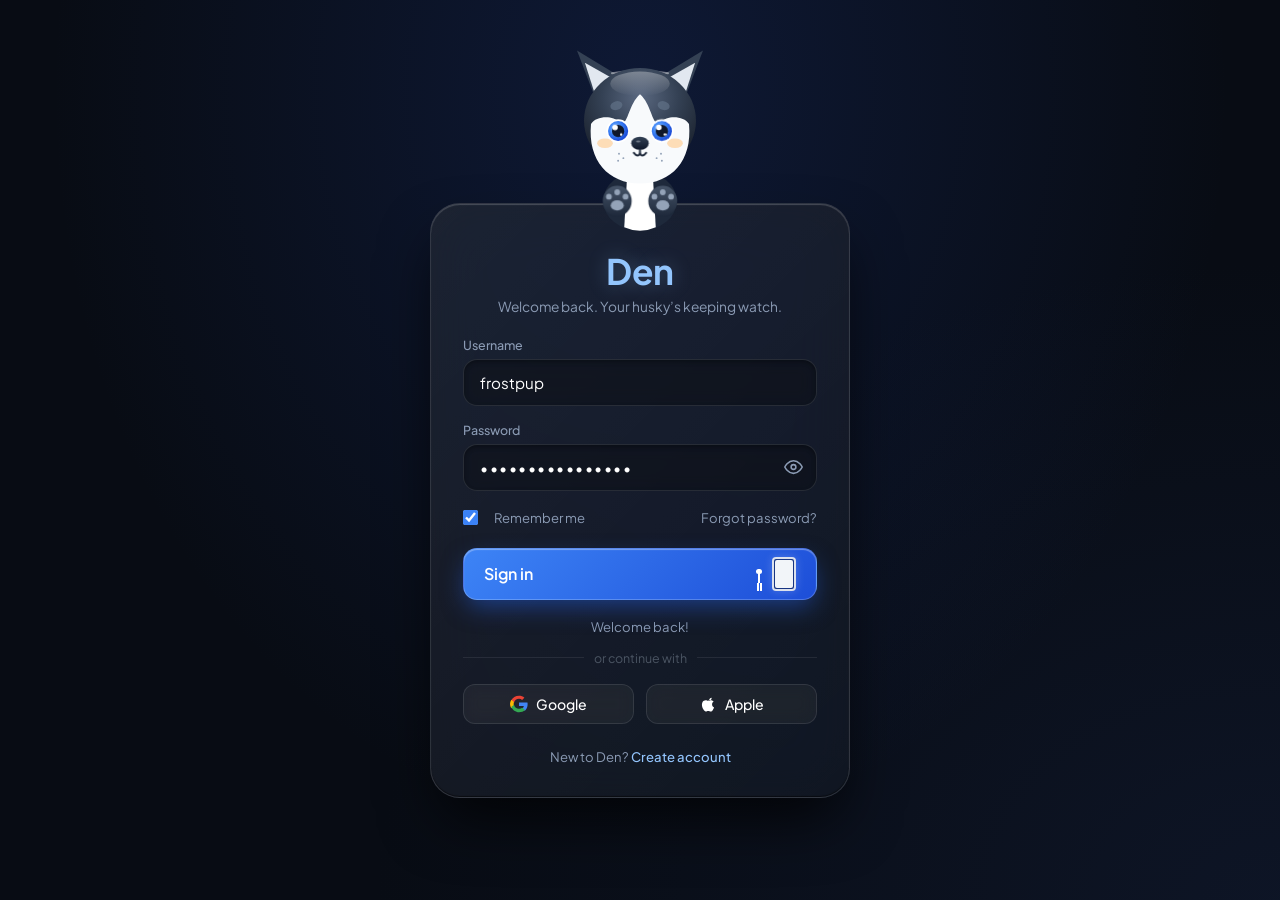
<file: Login Page/Husky Eye/index.html>
<!DOCTYPE html>
<html lang="en">
<head>
  <meta charset="UTF-8">
  <meta name="viewport" content="width=device-width, initial-scale=1.0">
  <title>Den - Sign In</title>
  <link rel="preconnect" href="https://fonts.googleapis.com">
  <link rel="preconnect" href="https://fonts.gstatic.com" crossorigin>
  <link href="https://fonts.googleapis.com/css2?family=Plus+Jakarta+Sans:wght@400;500;600;700;800&display=swap" rel="stylesheet">
  <link rel="stylesheet" href="style.css">
</head>
<body>

  <!-- FAST HARDWARE-ACCELERATED CURSOR SPOTLIGHT -->
  <div id="cursorLight" class="cursor-light"></div>

  <div class="login-wrapper">
    <!-- CHUBBY GLOSSY HUSKY MASCOT -->
    <div class="husky-container" id="husky">
      <svg class="husky-svg" viewBox="0 0 200 240" fill="none" xmlns="http://www.w3.org/2000/svg">
        <defs>
          <!-- Head 3D Dome Radial Gradient -->
          <radialGradient id="huskyHeadGrad" cx="50%" cy="28%" r="62%">
            <stop offset="0%" stop-color="#5a6880" />
            <stop offset="55%" stop-color="#344154" />
            <stop offset="100%" stop-color="#1e2633" />
          </radialGradient>

          <!-- Head Top Highlight -->
          <linearGradient id="huskyTopGlow" x1="0%" y1="0%" x2="0%" y2="100%">
            <stop offset="0%" stop-color="#ffffff" stop-opacity="0.32" />
            <stop offset="100%" stop-color="#ffffff" stop-opacity="0" />
          </linearGradient>

          <!-- Eye Iris Gradient -->
          <radialGradient id="huskyIrisGrad" cx="38%" cy="38%" r="60%">
            <stop offset="0%" stop-color="#93c5fd" />
            <stop offset="55%" stop-color="#3b82f6" />
            <stop offset="100%" stop-color="#1d4ed8" />
          </radialGradient>

          <!-- Nose Gradient -->
          <linearGradient id="huskyNoseGrad" x1="0%" y1="0%" x2="0%" y2="100%">
            <stop offset="0%" stop-color="#334155" />
            <stop offset="100%" stop-color="#0f172a" />
          </linearGradient>

          <!-- Paw Base Gradient -->
          <linearGradient id="huskyPawGrad" x1="0%" y1="0%" x2="0%" y2="100%">
            <stop offset="0%" stop-color="#475569" />
            <stop offset="100%" stop-color="#1e293b" />
          </linearGradient>
        </defs>

        <!-- Ears -->
        <g class="ears">
          <polygon points="54,88 28,20 84,54" fill="#344154" />
          <polygon points="53,84 37,34 78,57" fill="#e2e8f0" />
          <polygon points="146,88 172,20 116,54" fill="#344154" />
          <polygon points="147,84 163,34 122,57" fill="#e2e8f0" />
          <path d="M 68,46 Q 100,40 132,46" stroke="rgba(255,255,255,0.45)" stroke-width="2.2" fill="none" stroke-linecap="round" />
        </g>

        <!-- Lower Body & White Chest Stripe -->
        <ellipse cx="100" cy="192" rx="42" ry="34" fill="#1e293b" />
        <path d="M 85,168 Q 100,165 115,168 L 118,222 Q 100,230 82,222 Z" fill="#ffffff" />

        <!-- Head Base -->
        <ellipse cx="100" cy="100" rx="64" ry="60" fill="url(#huskyHeadGrad)" />
        <ellipse cx="100" cy="58" rx="34" ry="14" fill="url(#huskyTopGlow)" />

        <!-- Husky White Face Mask & Forehead Flame Markings -->
        <path d="M 44,104 
                 C 40,146 64,172 100,172 
                 C 136,172 160,146 156,104 
                 C 150,94 130,94 124,102 
                 C 114,110 114,82 100,70 
                 C 86,82 86,110 76,102 
                 C 70,94 50,94 44,104 Z" 
              fill="#f8fafc" />

        <!-- Eyebrow Dots -->
        <ellipse cx="73" cy="83" rx="7" ry="5" fill="#64748b" opacity="0.65" transform="rotate(-15 73 83)" />
        <ellipse cx="127" cy="83" rx="7" ry="5" fill="#64748b" opacity="0.65" transform="rotate(15 127 83)" />

        <!-- Blush Cheeks -->
        <ellipse cx="60" cy="126" rx="9" ry="5.5" fill="#fed7aa" opacity="0.85" />
        <ellipse cx="140" cy="126" rx="9" ry="5.5" fill="#fed7aa" opacity="0.85" />

        <!-- Whisker Dots -->
        <circle cx="76" cy="138" r="1.1" fill="#94a3b8" />
        <circle cx="81" cy="143" r="1.1" fill="#94a3b8" />
        <circle cx="75" cy="146" r="1.1" fill="#94a3b8" />
        <circle cx="124" cy="138" r="1.1" fill="#94a3b8" />
        <circle cx="119" cy="143" r="1.1" fill="#94a3b8" />
        <circle cx="125" cy="146" r="1.1" fill="#94a3b8" />

        <!-- Big Blue Eyes with Double Catchlights -->
        <g class="husky-eyes" id="huskyEyes">
          <!-- Left Eye -->
          <g class="eye-group" id="leftEyeGroup">
            <circle cx="75" cy="112" r="13.5" fill="#ffffff" />
            <circle cx="75" cy="112" r="11.5" fill="url(#huskyIrisGrad)" />
            <circle class="eye-pupil" id="leftPupil" cx="75" cy="112" r="7" fill="#0f172a" />
            <circle cx="71.5" cy="108" r="3.2" fill="#ffffff" />
            <circle cx="78.5" cy="116" r="1.4" fill="#ffffff" />
          </g>

          <!-- Right Eye -->
          <g class="eye-group" id="rightEyeGroup">
            <circle cx="125" cy="112" r="13.5" fill="#ffffff" />
            <circle cx="125" cy="112" r="11.5" fill="url(#huskyIrisGrad)" />
            <circle class="eye-pupil" id="rightPupil" cx="125" cy="112" r="7" fill="#0f172a" />
            <circle cx="121.5" cy="108" r="3.2" fill="#ffffff" />
            <circle cx="128.5" cy="116" r="1.4" fill="#ffffff" />
          </g>
        </g>

        <!-- Muzzle / Nose & W-Smile -->
        <ellipse cx="100" cy="126" rx="10" ry="7.5" fill="url(#huskyNoseGrad)" />
        <ellipse cx="98" cy="124" rx="2.5" ry="1.2" fill="#9ca3af" opacity="0.6" />
        <path d="M 93,137 C 96,141 99,141 100,137 C 101,141 104,141 107,137" stroke="#1e293b" stroke-width="2.2" stroke-linecap="round" fill="none" />
        <line x1="100" y1="133.5" x2="100" y2="137" stroke="#1e293b" stroke-width="2.2" stroke-linecap="round" />

        <!-- Chubby Front Paws -->
        <!-- Left Paw -->
        <g class="paw paw-left" id="pawLeft">
          <ellipse cx="74" cy="192" rx="16.5" ry="17.5" fill="url(#huskyPawGrad)" />
          <ellipse cx="74" cy="197" rx="7.5" ry="5.8" fill="#94a3b8" />
          <circle cx="64.5" cy="187" r="3.3" fill="#94a3b8" />
          <circle cx="74" cy="182" r="3.3" fill="#94a3b8" />
          <circle cx="83.5" cy="187" r="3.3" fill="#94a3b8" />
        </g>

        <!-- Right Paw -->
        <g class="paw paw-right" id="pawRight">
          <ellipse cx="126" cy="192" rx="16.5" ry="17.5" fill="url(#huskyPawGrad)" />
          <ellipse cx="126" cy="197" rx="7.5" ry="5.8" fill="#94a3b8" />
          <circle cx="116.5" cy="187" r="3.3" fill="#94a3b8" />
          <circle cx="126" cy="182" r="3.3" fill="#94a3b8" />
          <circle cx="135.5" cy="187" r="3.3" fill="#94a3b8" />
        </g>
      </svg>
    </div>

    <!-- GLASSMORPHISM LOGIN CARD -->
    <div class="card glass-card">
      <header class="card-header">
        <h1 class="brand-title">Den</h1>
        <p class="brand-subtitle">Welcome back. Your husky’s keeping watch.</p>
      </header>

      <form id="loginForm" autocomplete="off">
        <div class="input-group">
          <label for="username">Username</label>
          <input type="text" id="username" class="glass-input" value="frostpup" required placeholder="Enter username">
        </div>

        <div class="input-group">
          <label for="password">Password</label>
          <div class="password-wrapper">
            <input type="password" id="password" class="glass-input" value="••••••••••••••••" required placeholder="Enter password">
            <button type="button" id="togglePassword" class="icon-btn" aria-label="Toggle password visibility">
              <svg class="eye-icon" viewBox="0 0 24 24" fill="none" stroke="currentColor" stroke-width="2" stroke-linecap="round" stroke-linejoin="round">
                <path d="M1 12s4-8 11-8 11 8 11 8-4 8-11 8-11-8-11-8z"></path>
                <circle cx="12" cy="12" r="3"></circle>
              </svg>
            </button>
          </div>
        </div>

        <div class="form-options">
          <label class="checkbox-container">
            <input type="checkbox" checked>
            <span class="checkmark"></span>
            <span class="label-text">Remember me</span>
          </label>
          <a href="#" class="forgot-link">Forgot password?</a>
        </div>

        <button type="submit" id="submitBtn" class="btn doorbtn">
          <span class="doorbtn__label" id="btnLabel">Sign in</span>
          <span class="door-scene">
            <span class="dooric__glow"></span>
            <span class="dooric__frame">
              <span class="dooric__panel"></span>
            </span>
            <span class="dooric__person">
              <span class="stickman-head"></span>
              <span class="stickman-body"></span>
              <span class="stickman-leg leg--front"></span>
              <span class="stickman-leg leg--back"></span>
            </span>
          </span>
        </button>
      </form>

      <p class="status-subtitle" id="statusMessage">Welcome back!</p>

      <div class="divider">
        <span>or continue with</span>
      </div>

      <div class="social-actions">
        <button type="button" class="social-btn glass-btn">
          <svg viewBox="0 0 24 24" width="18" height="18">
            <path fill="#EA4335" d="M12 5c1.6 0 3 .6 4.1 1.7l3.1-3.1C17.3 1.8 14.8 1 12 1 7.4 1 3.5 3.6 1.6 7.4l3.7 2.9C6.2 7.1 8.8 5 12 5z"/>
            <path fill="#4285F4" d="M23.5 12.3c0-.8-.1-1.6-.2-2.3H12v4.5h6.5c-.3 1.5-1.1 2.8-2.4 3.7l3.7 2.9c2.2-2 3.7-5 3.7-8.8z"/>
            <path fill="#FBBC05" d="M5.3 14.7c-.2-.7-.4-1.5-.4-2.7 0-1.2.2-2 .4-2.7L1.6 6.4C.6 8.4 0 10.1 0 12s.6 3.6 1.6 5.6l3.7-2.9z"/>
            <path fill="#34A853" d="M12 23c3.2 0 6-1.1 8-3l-3.7-2.9c-1.1.7-2.5 1.2-4.3 1.2-3.2 0-5.8-2.1-6.7-5.3L1.6 16C3.5 19.8 7.4 23 12 23z"/>
          </svg>
          <span>Google</span>
        </button>

        <button type="button" class="social-btn glass-btn">
          <svg viewBox="0 0 24 24" width="18" height="18" fill="currentColor">
            <path d="M18.71 19.5c-.83 1.24-1.71 2.45-3.05 2.47-1.34.03-1.77-.79-3.29-.79-1.53 0-2 .77-3.27.82-1.31.05-2.3-1.32-3.14-2.53C4.25 17 2.94 12.45 4.7 9.39c.87-1.52 2.43-2.48 4.12-2.51 1.28-.02 2.5.87 3.29.87.78 0 2.26-1.07 3.81-.91.65.03 2.47.26 3.64 1.98-.09.06-2.17 1.28-2.15 3.81.03 3.02 2.65 4.03 2.68 4.04-.03.07-.42 1.44-1.38 2.83M15.97 6.38c.62-.75 1.04-1.8 0.92-2.85-.9.04-1.99.6-2.63 1.35-.57.65-1.07 1.72-.94 2.74 1 .08 2.03-.49 2.65-1.24z"/>
          </svg>
          <span>Apple</span>
        </button>
      </div>

      <footer class="card-footer">
        <span>New to Den?</span> <a href="#">Create account</a>
      </footer>
    </div>
  </div>

  <script src="app.js"></script>
</body>
</html>
</file>
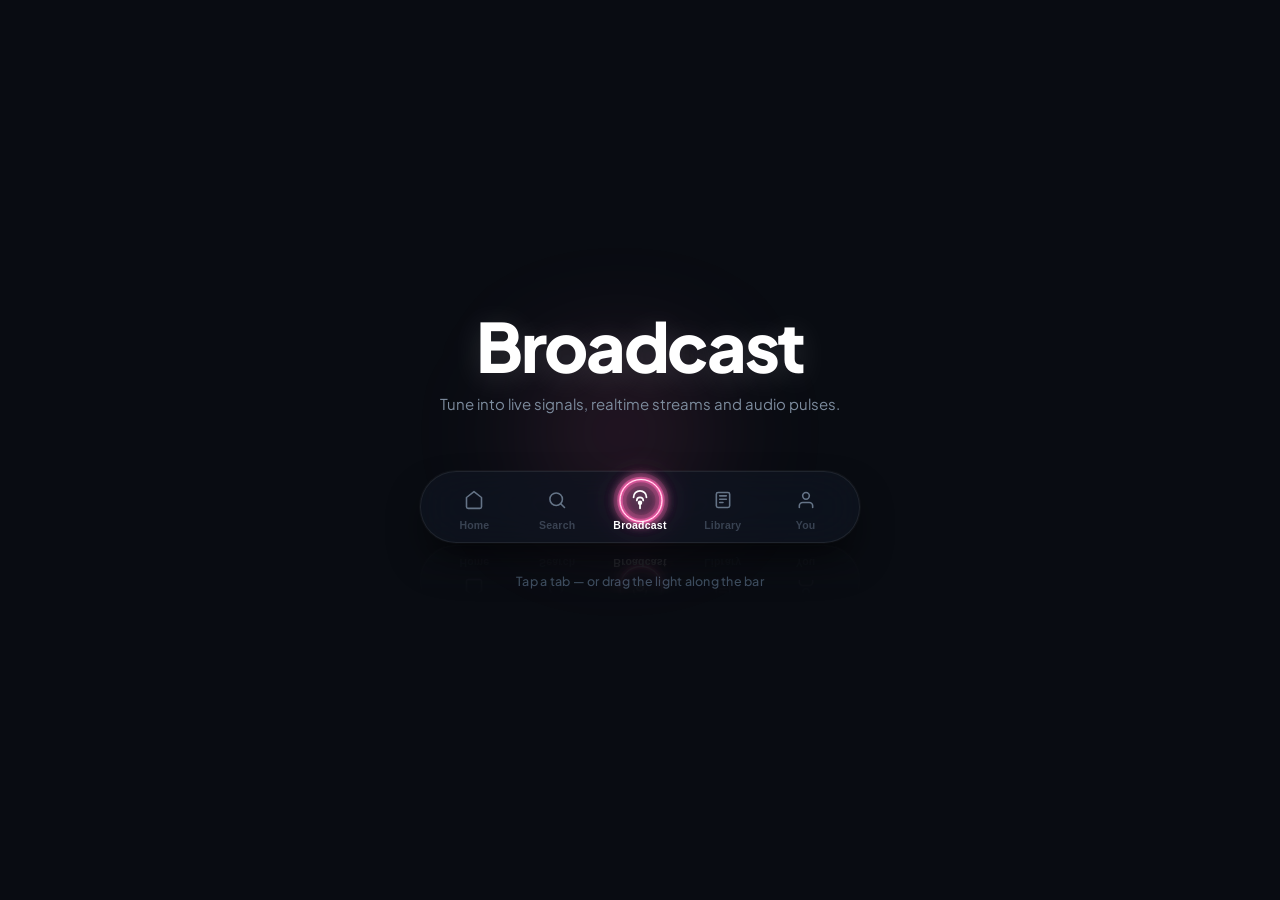
<file: Nav Bar/Glowing sliding ring/index.html>
<!DOCTYPE html>
<html lang="en">
<head>
  <meta charset="UTF-8">
  <meta name="viewport" content="width=device-width, initial-scale=1.0">
  <title>ARC Navigation Dock</title>
  <link rel="preconnect" href="https://fonts.googleapis.com">
  <link rel="preconnect" href="https://fonts.gstatic.com" crossorigin>
  <link href="https://fonts.googleapis.com/css2?family=Plus+Jakarta+Sans:wght@400;500;600;700;800&family=JetBrains+Mono:wght@500;600&display=swap" rel="stylesheet">
  <link rel="stylesheet" href="style.css">
</head>
<body>

  <main class="arc-container">
    <div class="ambient-glow" id="ambientGlow"></div>

    <h1 class="hero-title" id="tabTitle">Broadcast</h1>
    <p class="hero-subtitle" id="tabSubtitle">Tune into live signals, realtime streams and audio pulses.</p>

    <div class="dock-wrapper">
      <nav class="dock" id="dock" role="navigation" aria-label="Main Navigation">
        
        <svg class="dock-rim" aria-hidden="true" preserveAspectRatio="none">
          <defs>
            <linearGradient id="rimGrad" x1="0%" y1="0%" x2="100%" y2="0%">
              <stop id="rimStop0" offset="0%" stop-color="rgba(var(--theme-rgb), 0)" />
              <stop id="rimStop1" offset="20%" stop-color="rgba(var(--theme-rgb), 0.7)" />
              <stop id="rimStop2" offset="50%" stop-color="rgba(255, 255, 255, 1)" />
              <stop id="rimStop3" offset="80%" stop-color="rgba(var(--theme-rgb), 0.7)" />
              <stop id="rimStop4" offset="100%" stop-color="rgba(var(--theme-rgb), 0)" />
            </linearGradient>
          </defs>
          <line x1="0" y1="1" x2="100%" y2="1" stroke="url(#rimGrad)" stroke-width="2" />
        </svg>

        <svg class="light" id="lightSvg" aria-hidden="true">
          <defs>
            <filter id="glow-blur" x="-100%" y="-100%" width="300%" height="300%">
              <feGaussianBlur in="SourceGraphic" stdDeviation="5" result="blur1" />
              <feGaussianBlur in="SourceGraphic" stdDeviation="14" result="blur2" />
              <feMerge>
                <feMergeNode in="blur2" />
                <feMergeNode in="blur1" />
                <feMergeNode in="SourceGraphic" />
              </feMerge>
            </filter>
          </defs>
          <path id="lDiffuse" class="light__diffuse" />
          <path id="lGlow" class="light__glow" />
          <path id="lCore" class="light__core" />
          <path id="lCenter" class="light__center" />
        </svg>

        <div class="tab-list" role="tablist">
          <button class="tab-item" role="tab" aria-selected="false" data-index="0" data-title="Home" data-subtitle="Picked up exactly where you left it.">
            <div class="icon-box">
              <svg class="tab-icon" viewBox="0 0 24 24" fill="none" stroke="currentColor" stroke-width="2" stroke-linecap="round" stroke-linejoin="round">
                <path d="M3 9l9-7 9 7v11a2 2 0 0 1-2 2H5a2 2 0 0 1-2-2z"></path>
              </svg>
            </div>
            <span class="tab-label">Home</span>
          </button>

          <button class="tab-item" role="tab" aria-selected="false" data-index="1" data-title="Search" data-subtitle="Find what you are looking for across the universe.">
            <div class="icon-box">
              <svg class="tab-icon" viewBox="0 0 24 24" fill="none" stroke="currentColor" stroke-width="2" stroke-linecap="round" stroke-linejoin="round">
                <circle cx="11" cy="11" r="7.5"></circle>
                <line x1="21" y1="21" x2="16.5" y2="16.5"></line>
              </svg>
            </div>
            <span class="tab-label">Search</span>
          </button>

          <button class="tab-item active" role="tab" aria-selected="true" data-index="2" data-title="Broadcast" data-subtitle="Tune into live signals, realtime streams and audio pulses.">
            <div class="icon-box">
              <svg class="tab-icon" viewBox="0 0 24 24" fill="none" stroke="currentColor" stroke-width="2" stroke-linecap="round" stroke-linejoin="round">
                <path d="M5 9a7 7 0 0 1 14 0"></path>
                <path d="M8.5 12.5a3.5 3.5 0 0 1 7 0"></path>
                <circle cx="12" cy="15" r="1.5" fill="currentColor"></circle>
                <line x1="12" y1="16.5" x2="12" y2="21"></line>
              </svg>
            </div>
            <span class="tab-label">Broadcast</span>
          </button>

          <button class="tab-item" role="tab" aria-selected="false" data-index="3" data-title="Library" data-subtitle="All your saved collections, bookmarks, and vaults in one place.">
            <div class="icon-box">
              <svg class="tab-icon" viewBox="0 0 24 24" fill="none" stroke="currentColor" stroke-width="2" stroke-linecap="round" stroke-linejoin="round">
                <rect x="4" y="3" width="16" height="18" rx="2"></rect>
                <line x1="8" y1="7" x2="16" y2="7"></line>
                <line x1="8" y1="11" x2="16" y2="11"></line>
                <line x1="8" y1="15" x2="12" y2="15"></line>
              </svg>
            </div>
            <span class="tab-label">Library</span>
          </button>

          <button class="tab-item" role="tab" aria-selected="false" data-index="4" data-title="You" data-subtitle="Manage your identity, personal workspace and credentials.">
            <div class="icon-box">
              <svg class="tab-icon" viewBox="0 0 24 24" fill="none" stroke="currentColor" stroke-width="2" stroke-linecap="round" stroke-linejoin="round">
                <path d="M20 21v-2a4 4 0 0 0-4-4H8a4 4 0 0 0-4 4v2"></path>
                <circle cx="12" cy="7" r="4"></circle>
              </svg>
            </div>
            <span class="tab-label">You</span>
          </button>
        </div>
      </nav>
      
      <p class="interaction-hint">Tap a tab — or drag the light along the bar</p>
    </div>
  </main>

  <script src="app.js"></script>
</body>
</html>
</file>
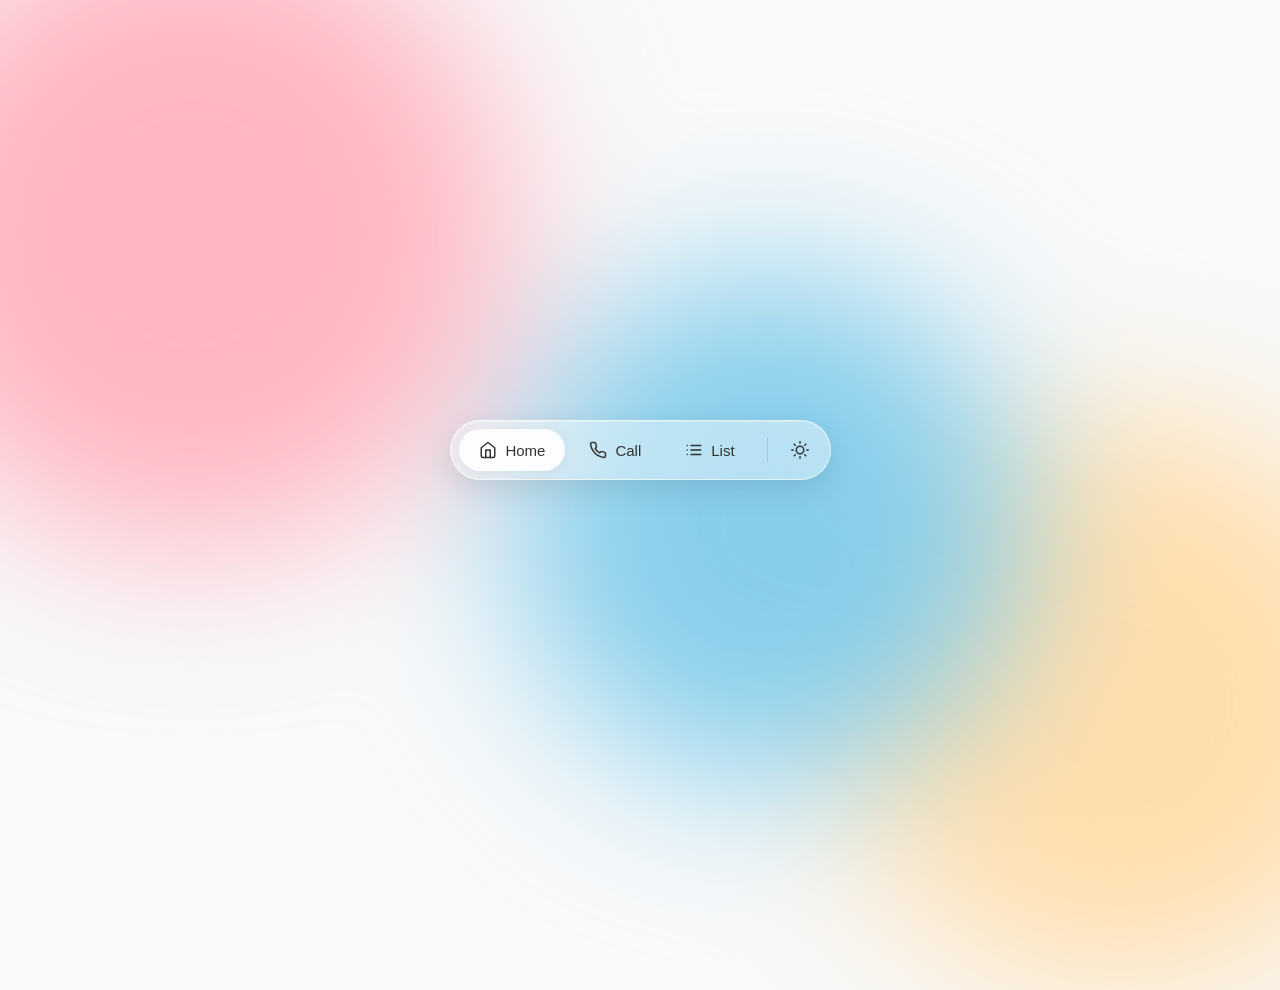
<file: Nav Bar/Liquid navbar/index.html>
<!DOCTYPE html>
<html lang="en" data-theme="light">
<head>
    <meta charset="UTF-8">
    <meta name="viewport" content="width=device-width, initial-scale=1.0">
    <title>Liquid Navbar</title>
    <link rel="stylesheet" href="style.css">
</head>
<body>
    <!-- Animated background -->
    <div class="bg-mesh">
        <div class="blob blob-1"></div>
        <div class="blob blob-2"></div>
        <div class="blob blob-3"></div>
    </div>

    <!-- Navigation Bar -->
    <nav class="liquid-nav" id="nav">
        <!-- Glare Container -->
        <div class="liquid-glare-container">
            <div class="liquid-glare" id="glare"></div>
        </div>

        <div class="nav-items">
            <!-- The sliding background pill -->
            <div class="active-pill" id="active-pill"></div>
            
            <button class="nav-btn active">
                <svg viewBox="0 0 24 24"><path d="M3 9l9-7 9 7v11a2 2 0 0 1-2 2H5a2 2 0 0 1-2-2z"></path><polyline points="9 22 9 12 15 12 15 22"></polyline></svg>
                <span>Home</span>
            </button>
            
            <button class="nav-btn">
                <svg viewBox="0 0 24 24"><path d="M22 16.92v3a2 2 0 0 1-2.18 2 19.79 19.79 0 0 1-8.63-3.07 19.5 19.5 0 0 1-6-6 19.79 19.79 0 0 1-3.07-8.67A2 2 0 0 1 4.11 2h3a2 2 0 0 1 2 1.72 12.84 12.84 0 0 0 .7 2.81 2 2 0 0 1-.45 2.11L8.09 9.91a16 16 0 0 0 6 6l1.27-1.27a2 2 0 0 1 2.11-.45 12.84 12.84 0 0 0 2.81.7A2 2 0 0 1 22 16.92z"></path></svg>
                <span>Call</span>
            </button>
            
            <button class="nav-btn">
                <svg viewBox="0 0 24 24"><line x1="8" y1="6" x2="21" y2="6"></line><line x1="8" y1="12" x2="21" y2="12"></line><line x1="8" y1="18" x2="21" y2="18"></line><line x1="3" y1="6" x2="3.01" y2="6"></line><line x1="3" y1="12" x2="3.01" y2="12"></line><line x1="3" y1="18" x2="3.01" y2="18"></line></svg>
                <span>List</span>
            </button>
            
            <div class="divider"></div>
            
            <button class="theme-btn" id="theme-btn">
                <!-- Icon injected by JS -->
            </button>
        </div>
    </nav>

    <script src="script.js"></script>
</body>
</html>
</file>
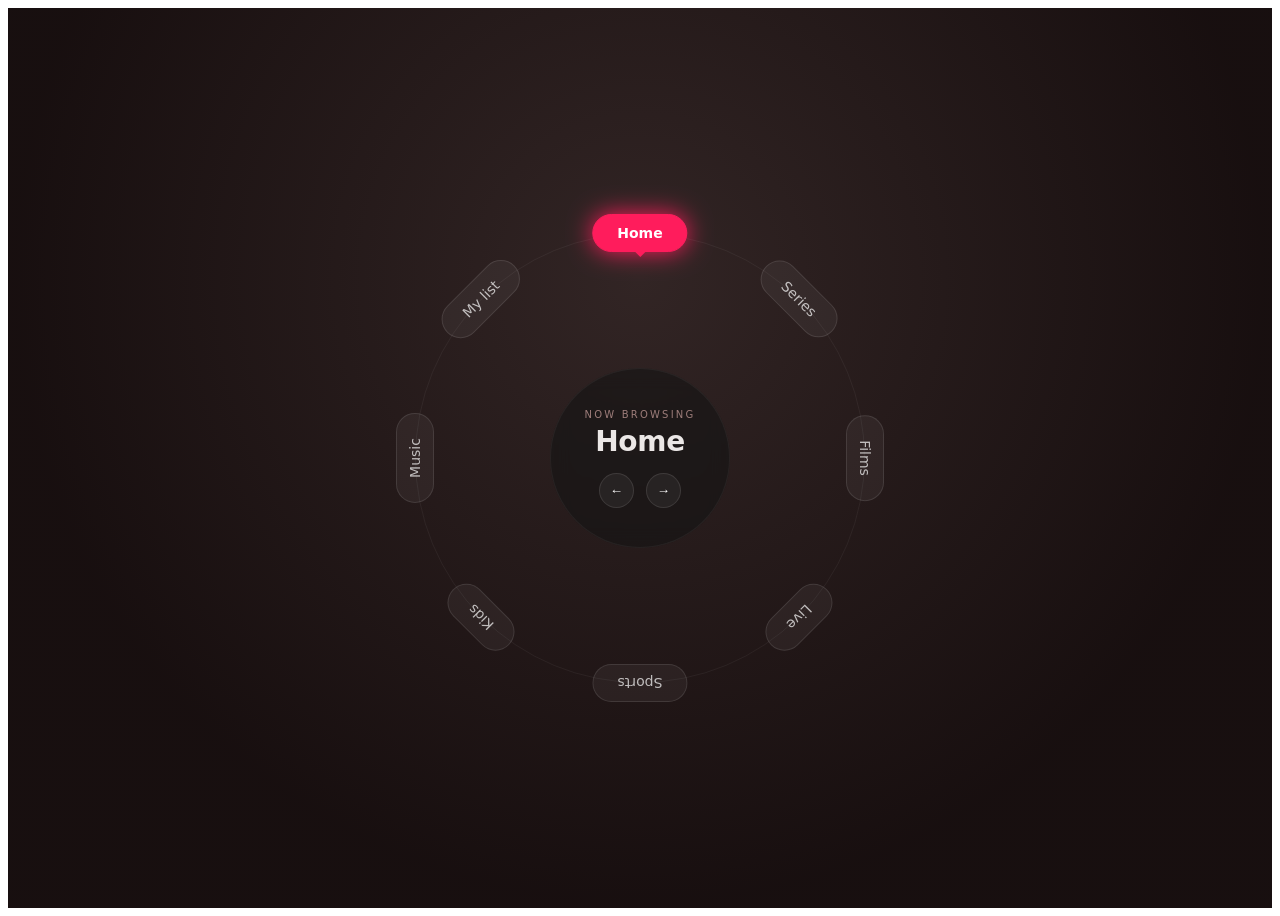
<file: Nav Bar/Wheel Navigation/index.html>
<!DOCTYPE html>
<html lang="en">
<head>
  <meta charset="UTF-8">
  <meta name="viewport" content="width=device-width, initial-scale=1.0">
  <title>Wheel Navigation</title>
  <link rel="stylesheet" href="style.css">
</head>
<body>

<section class="ccm-11">
  <div class="ccm-11__stage">
    
    <nav class="ccm-11__machine" style="--n:8">
      <ul class="ccm-11__wheel">
        <li style="--i:0"><button class="ccm-11__stop is-active">Home</button></li>
        <li style="--i:1"><button class="ccm-11__stop">Series</button></li>
        <li style="--i:2"><button class="ccm-11__stop">Films</button></li>
        <li style="--i:3"><button class="ccm-11__stop">Live</button></li>
        <li style="--i:4"><button class="ccm-11__stop">Sports</button></li>
        <li style="--i:5"><button class="ccm-11__stop">Kids</button></li>
        <li style="--i:6"><button class="ccm-11__stop">Music</button></li>
        <li style="--i:7"><button class="ccm-11__stop">My list</button></li>
      </ul>

      <div class="ccm-11__face">
        <em>Now browsing</em>
        <strong class="ccm-11__current">Home</strong>

        <div class="ccm-11__steer">
          <button id="prevBtn">←</button>
          <button id="nextBtn">→</button>
        </div>
      </div>
    </nav>

  </div>
</section>

<script src="script.js"></script>
</body>
</html>
</file>
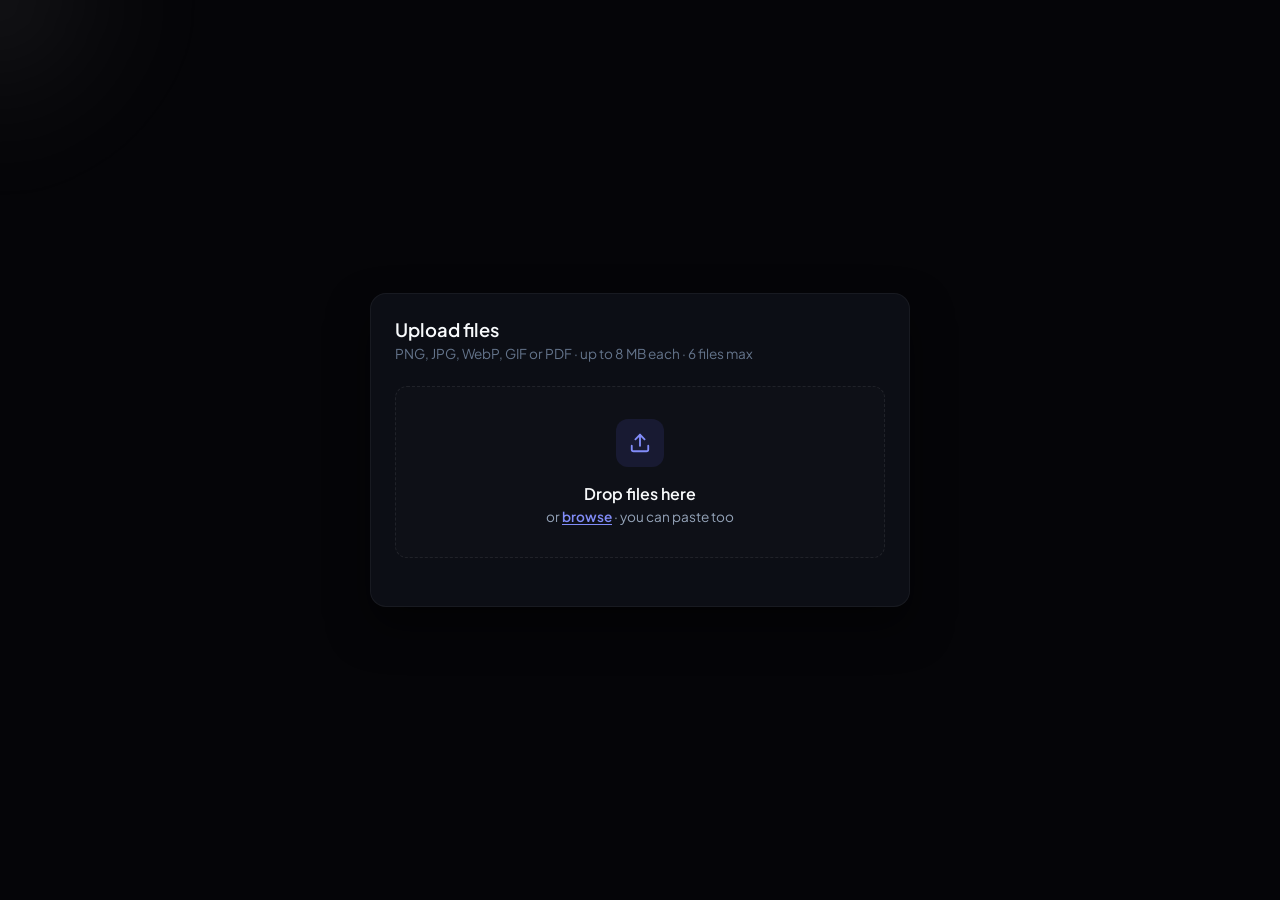
<file: Upload/Drope Zone/index.html>
<!DOCTYPE html>
<html lang="en">
<head>
  <meta charset="UTF-8">
  <meta name="viewport" content="width=device-width, initial-scale=1.0">
  <title>Dropzone</title>
  <link rel="preconnect" href="https://fonts.googleapis.com">
  <link rel="preconnect" href="https://fonts.gstatic.com" crossorigin>
  <link href="https://fonts.googleapis.com/css2?family=Plus+Jakarta+Sans:wght@400;500;600;700;800&display=swap" rel="stylesheet">
  <link rel="stylesheet" href="style.css">
</head>
<body>
  <!-- CURSOR LIGHT SPOTLIGHT -->
  <div id="cursorLight" class="cursor-light"></div>

  <div class="main-container">
    <div id="mainCard" class="dropzone-card">
      <div class="card-intro">
        <h2 class="card-title">Upload files</h2>
        <p class="card-subtitle">PNG, JPG, WebP, GIF or PDF · up to 8 MB each · 6 files max</p>
      </div>

      <!-- Dropzone Area -->
      <div id="dropzone" class="drop-area">
        <input type="file" id="fileInput" multiple accept="image/png, image/jpeg, image/webp, image/gif, application/pdf" hidden>
        
        <div class="drop-content">
          <div class="upload-icon-wrapper">
            <div class="tiny-file tiny-file-left"></div>
            <div class="tiny-file tiny-file-right"></div>
            <svg class="upload-icon" viewBox="0 0 24 24" fill="none" stroke="currentColor" stroke-width="2" stroke-linecap="round" stroke-linejoin="round">
              <path d="M21 15v4a2 2 0 0 1-2 2H5a2 2 0 0 1-2-2v-4"></path>
              <polyline points="17 8 12 3 7 8"></polyline>
              <line x1="12" y1="3" x2="12" y2="15"></line>
            </svg>
          </div>
          <div class="drop-text-group">
            <span class="drop-primary-text">Drop files here</span>
            <span class="drop-secondary-text">or <button type="button" id="browseBtn" class="browse-link">browse</button> · you can paste too</span>
          </div>
        </div>
      </div>

      <!-- Dynamic File List -->
      <div id="fileList" class="file-list"></div>

      <!-- Summary & Clear Bar -->
      <div id="summaryBar" class="summary-bar" style="display: none;">
        <div class="summary-info">
          <div class="summary-icon-wrapper">
            <svg id="summaryRingSvg" class="summary-progress-svg" viewBox="0 0 24 24">
              <circle cx="12" cy="12" r="10" class="ring-bg"></circle>
              <circle id="summaryRingFill" cx="12" cy="12" r="10" class="ring-fill" stroke-dasharray="62.83" stroke-dashoffset="62.83"></circle>
            </svg>
            <svg id="summaryCheckSvg" class="summary-check-svg" viewBox="0 0 24 24" style="display: none;">
              <circle cx="12" cy="12" r="10" fill="var(--success)" opacity="0.2"></circle>
              <path d="M7 12.5l3 3 7-7" stroke="var(--success)" stroke-width="2.5" stroke-linecap="round" stroke-linejoin="round" fill="none"></path>
            </svg>
          </div>
          <span id="summaryCount">0 of 0 uploaded</span>
        </div>
        <button id="clearAllBtn" class="btn-clear">Clear</button>
      </div>
    </div>
  </div>

  <script src="app.js"></script>
</body>
</html>
</file>
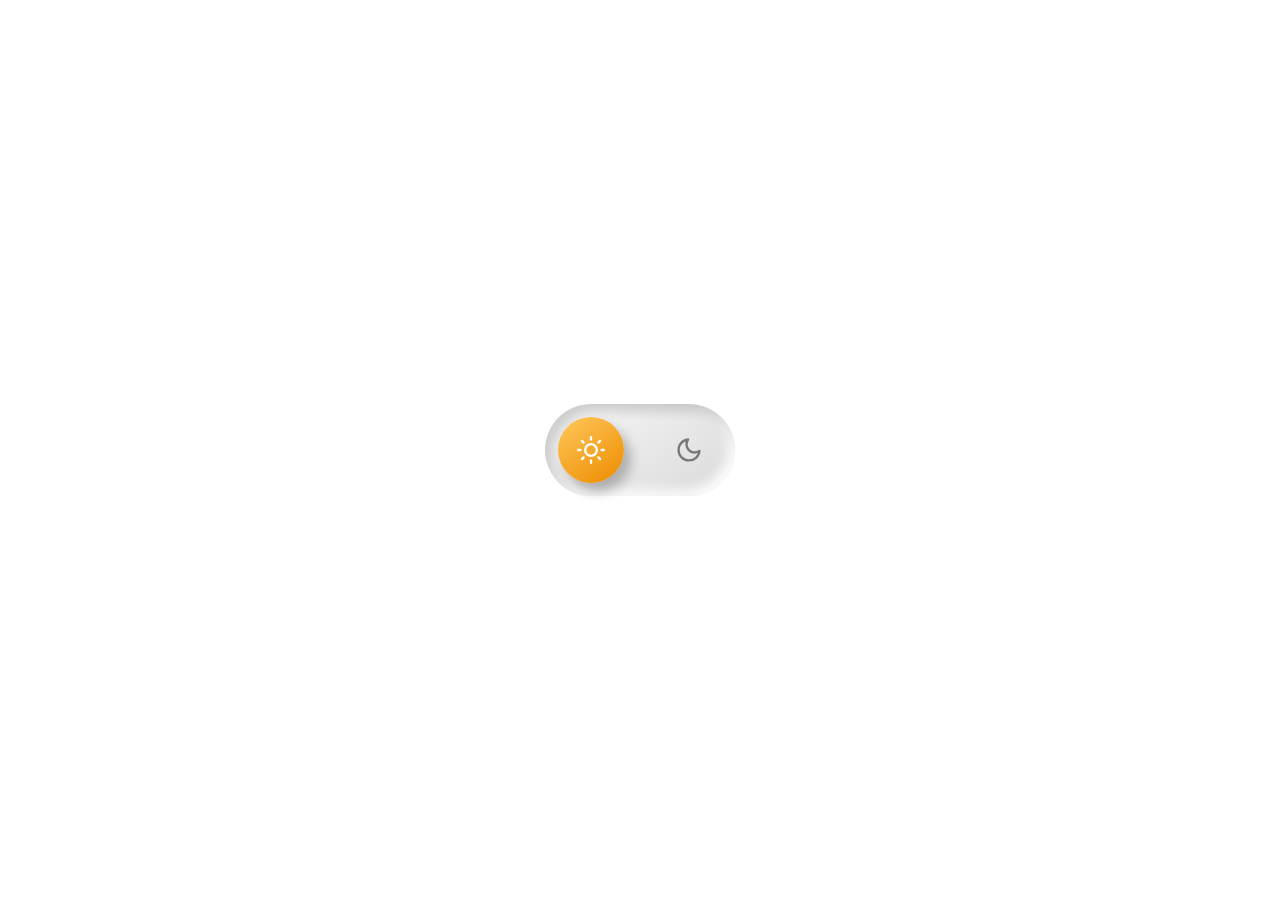
<file: day-night tongal/login.html>
<!DOCTYPE html>
<html lang="en">
<head>
    <meta charset="UTF-8">
    <meta name="viewport" content="width=device-width, initial-scale=1.0">
    <title>Premium Switch UI</title>
    <link rel="stylesheet" href="style.css">
</head>
<body>

    <div class="premium-switch">
        <input type="checkbox" id="theme">
        <label class="premium-toggle" for="theme">
            <div class="blob"></div>
            
            <!-- Sun Icon -->
            <span class="icon sun">
                <svg viewBox="0 0 24 24" fill="none" stroke="currentColor" stroke-width="2" stroke-linecap="round" stroke-linejoin="round">
                    <circle cx="12" cy="12" r="5"></circle>
                    <line x1="12" y1="1" x2="12" y2="3"></line>
                    <line x1="12" y1="21" x2="12" y2="23"></line>
                    <line x1="4.22" y1="4.22" x2="5.64" y2="5.64"></line>
                    <line x1="18.36" y1="18.36" x2="19.78" y2="19.78"></line>
                    <line x1="1" y1="12" x2="3" y2="12"></line>
                    <line x1="21" y1="12" x2="23" y2="12"></line>
                    <line x1="4.22" y1="19.78" x2="5.64" y2="18.36"></line>
                    <line x1="18.36" y1="5.64" x2="19.78" y2="4.22"></line>
                </svg>
            </span>

            <!-- Moon Icon -->
            <span class="icon moon">
                <svg viewBox="0 0 24 24" fill="none" stroke="currentColor" stroke-width="2" stroke-linecap="round" stroke-linejoin="round">
                    <path d="M21 12.79A9 9 0 1 1 11.21 3 7 7 0 0 0 21 12.79z"></path>
                </svg>
            </span>
        </label>
    </div>

</body>
</html>
</file>
<file: Login Page/Husky Eye/style.css>
:root {
  --bg-color: #080c14;
  --text-main: #f3f4f6;
  --text-muted: #8b9bb4;
  --accent-blue: #3b82f6;
  --btn-gradient: linear-gradient(135deg, #3d84f6, #1d4ed8);
}

* {
  margin: 0;
  padding: 0;
  box-sizing: border-box;
  font-family: 'Plus Jakarta Sans', sans-serif;
}

body {
  min-height: 100vh;
  background-color: var(--bg-color);
  background-image: 
    radial-gradient(at 50% 10%, rgba(30, 58, 138, 0.28) 0px, transparent 65%),
    radial-gradient(at 100% 100%, rgba(15, 23, 42, 0.8) 0px, transparent 50%);
  display: flex;
  justify-content: center;
  align-items: center;
  color: var(--text-main);
  padding: 2.5rem 1rem;
  overflow-x: hidden;
  position: relative;
}

/* FAST HARDWARE-ACCELERATED CURSOR SPOTLIGHT */
.cursor-light {
  position: fixed;
  top: 0;
  left: 0;
  width: 520px;
  height: 520px;
  background: radial-gradient(
    circle,
    rgba(255, 255, 255, 0.16) 0%,
    rgba(255, 255, 255, 0.04) 38%,
    transparent 70%
  );
  border-radius: 50%;
  pointer-events: none;
  z-index: 1;
  will-change: transform;
  transform: translate3d(calc(var(--cursor-x, -500px) - 50%), calc(var(--cursor-y, -500px) - 50%), 0);
  transition: none !important;
}

.login-wrapper {
  position: relative;
  width: 100%;
  max-width: 420px;
  margin-top: 100px;
  z-index: 2;
}

/* BIGGER HUSKY MASCOT */
.husky-container {
  position: absolute;
  top: -170px;
  left: 50%;
  transform: translateX(-50%);
  width: 220px;
  height: 210px;
  z-index: 10;
  pointer-events: none;
}

.husky-svg {
  width: 100%;
  height: 100%;
  overflow: visible;
}

.eye-pupil {
  transition: transform 0.08s ease-out;
  will-change: transform;
}

/* PAW TRANSITIONS */
.paw {
  transform-origin: center;
  transition: transform 0.38s cubic-bezier(0.34, 1.45, 0.64, 1);
  will-change: transform;
}

/* 1. EXACTLY COVERING THE EYES */
.husky-container.covering-eyes .paw-left {
  transform: translate(1px, -80px) rotate(8deg);
}

.husky-container.covering-eyes .paw-right {
  transform: translate(-1px, -80px) rotate(-8deg);
}

/* 2. PEEKING STATE */
.husky-container.peeking .paw-left {
  transform: translate(-6px, -46px) rotate(8deg);
}

.husky-container.peeking .paw-right {
  transform: translate(6px, -46px) rotate(-8deg);
}

/* 3. CELEBRATION BOUNCE */
.husky-container.is-happy {
  animation: happyBounce 0.45s ease infinite alternate;
}

@keyframes happyBounce {
  0% { transform: translateX(-50%) translateY(0); }
  100% { transform: translateX(-50%) translateY(-10px); }
}

/* GLASSMORPHISM CARD */
.glass-card {
  position: relative;
  background: linear-gradient(135deg, rgba(255, 255, 255, 0.07) 0%, rgba(255, 255, 255, 0.02) 100%), rgba(13, 18, 28, 0.72);
  border: 1px solid rgba(255, 255, 255, 0.12);
  border-radius: 30px;
  padding: 44px 32px 32px;
  box-shadow: 
    0 30px 60px -12px rgba(0, 0, 0, 0.8),
    inset 0 1px 1px 0 rgba(255, 255, 255, 0.2),
    inset 0 -1px 1px 0 rgba(0, 0, 0, 0.5);
  backdrop-filter: blur(28px) saturate(180%);
  -webkit-backdrop-filter: blur(28px) saturate(180%);
}

.card-header {
  text-align: center;
  margin-bottom: 22px;
}

.brand-title {
  font-size: 2.2rem;
  font-weight: 700;
  color: #93c5fd;
  letter-spacing: -0.5px;
  text-shadow: 0 0 20px rgba(147, 197, 253, 0.3);
}

.brand-subtitle {
  font-size: 0.86rem;
  color: var(--text-muted);
  margin-top: 5px;
}

/* INPUTS */
.input-group {
  margin-bottom: 16px;
}

.input-group label {
  display: block;
  font-size: 0.78rem;
  font-weight: 500;
  color: var(--text-muted);
  margin-bottom: 6px;
}

.glass-input {
  width: 100%;
  background: rgba(10, 15, 26, 0.6);
  border: 1px solid rgba(255, 255, 255, 0.1);
  border-radius: 14px;
  padding: 13px 16px;
  font-size: 0.95rem;
  color: #fff;
  outline: none;
  backdrop-filter: blur(8px);
  transition: all 0.2s ease;
  box-shadow: inset 0 2px 4px rgba(0, 0, 0, 0.3);
}

.glass-input:focus {
  border-color: #3b82f6;
  background: rgba(15, 23, 42, 0.8);
  box-shadow: 0 0 0 3.5px rgba(59, 130, 246, 0.25), inset 0 2px 4px rgba(0, 0, 0, 0.4);
}

.password-wrapper {
  position: relative;
}

.password-wrapper input {
  padding-right: 44px;
  letter-spacing: 1.5px;
}

.icon-btn {
  position: absolute;
  right: 14px;
  top: 50%;
  transform: translateY(-50%);
  background: none;
  border: none;
  color: var(--text-muted);
  cursor: pointer;
  display: flex;
  transition: color 0.2s;
}

.icon-btn:hover {
  color: #ffffff;
}

.eye-icon {
  width: 19px;
  height: 19px;
}

/* OPTIONS */
.form-options {
  display: flex;
  justify-content: space-between;
  align-items: center;
  font-size: 0.82rem;
  margin: 18px 0 22px;
}

.checkbox-container {
  display: flex;
  align-items: center;
  gap: 8px;
  color: var(--text-muted);
  cursor: pointer;
  user-select: none;
}

.checkbox-container input {
  accent-color: var(--accent-blue);
  cursor: pointer;
  width: 15px;
  height: 15px;
}

.forgot-link {
  color: var(--text-muted);
  text-decoration: none;
  transition: color 0.2s;
}

.forgot-link:hover {
  color: #fff;
}

/* BUTTON & 3D DOOR PORTAL */
.doorbtn {
  position: relative;
  width: 100%;
  height: 52px;
  background: var(--btn-gradient);
  border: 1px solid rgba(255, 255, 255, 0.2);
  border-radius: 14px;
  color: #fff;
  font-size: 1rem;
  font-weight: 600;
  display: flex;
  align-items: center;
  justify-content: space-between;
  padding: 0 20px;
  cursor: pointer;
  box-shadow: 0 10px 25px -4px rgba(37, 99, 235, 0.5), inset 0 1px 1px rgba(255, 255, 255, 0.35);
  overflow: hidden;
  transition: transform 0.15s, box-shadow 0.15s;
}

.doorbtn:hover {
  box-shadow: 0 12px 30px rgba(37, 99, 235, 0.65), inset 0 1px 1px rgba(255, 255, 255, 0.45);
}

.doorbtn:active {
  transform: scale(0.985);
}

.door-scene {
  position: relative;
  width: 60px;
  height: 38px;
  perspective: 200px;
  display: flex;
  align-items: center;
  justify-content: flex-end;
}

.dooric__frame {
  position: relative;
  width: 24px;
  height: 34px;
  border: 2px solid rgba(255, 255, 255, 0.85);
  border-radius: 4px;
  perspective: 120px;
  background: rgba(15, 23, 42, 0.5);
  box-shadow: 0 0 10px rgba(255, 255, 255, 0.2);
}

.dooric__panel {
  position: absolute;
  inset: 1px;
  background: rgba(255, 255, 255, 0.95);
  border-radius: 2px;
  transform-origin: left;
  transition: transform 0.4s cubic-bezier(0.4, 0, 0.2, 1);
}

.dooric__glow {
  position: absolute;
  right: 0;
  width: 28px;
  height: 38px;
  background: rgba(147, 197, 253, 0.95);
  filter: blur(8px);
  opacity: 0;
  border-radius: 4px;
  transition: opacity 0.3s;
}

.dooric__person {
  position: absolute;
  bottom: 2px;
  right: 32px;
  width: 10px;
  height: 22px;
  transition: transform 0.8s ease-in, opacity 0.3s;
  pointer-events: none;
}

.stickman-head {
  display: block;
  width: 5.5px;
  height: 5.5px;
  background: #fff;
  border-radius: 50%;
  margin: 0 auto;
}

.stickman-body {
  display: block;
  width: 2px;
  height: 9px;
  background: #fff;
  margin: 0 auto;
}

.stickman-leg {
  position: absolute;
  bottom: 0;
  width: 2px;
  height: 8px;
  background: #fff;
  transform-origin: top;
}

.leg--front { left: 2.5px; }
.leg--back { left: 5.5px; }

.doorbtn.dooropen .dooric__panel {
  transform: rotateY(-80deg);
}

.doorbtn.dooropen .dooric__glow {
  opacity: 1;
}

.doorbtn.walking .dooric__person {
  transform: translateX(24px);
}

.doorbtn.walking .leg--front {
  animation: walkCycle 0.25s infinite alternate ease-in-out;
}

.doorbtn.walking .leg--back {
  animation: walkCycle 0.25s infinite alternate-reverse ease-in-out;
}

.doorbtn.out .dooric__person {
  opacity: 0;
}

@keyframes walkCycle {
  0% { transform: rotate(-28deg); }
  100% { transform: rotate(28deg); }
}

/* SECONDARY ELEMENTS */
.status-subtitle {
  text-align: center;
  font-size: 0.82rem;
  color: var(--text-muted);
  margin: 18px 0 12px;
  min-height: 18px;
  transition: color 0.3s;
}

.divider {
  display: flex;
  align-items: center;
  text-align: center;
  margin: 14px 0 18px;
  color: #4b5563;
  font-size: 0.78rem;
}

.divider::before, .divider::after {
  content: '';
  flex: 1;
  border-bottom: 1px solid rgba(255, 255, 255, 0.08);
}

.divider span {
  padding: 0 10px;
}

.social-actions {
  display: grid;
  grid-template-columns: 1fr 1fr;
  gap: 12px;
  margin-bottom: 24px;
}

.glass-btn {
  background: rgba(255, 255, 255, 0.04);
  border: 1px solid rgba(255, 255, 255, 0.1);
  border-radius: 12px;
  padding: 10px;
  color: #fff;
  font-size: 0.88rem;
  font-weight: 500;
  display: flex;
  align-items: center;
  justify-content: center;
  gap: 8px;
  cursor: pointer;
  backdrop-filter: blur(8px);
  transition: background 0.2s, border-color 0.2s, transform 0.15s;
}

.glass-btn:hover {
  background: rgba(255, 255, 255, 0.08);
  border-color: rgba(255, 255, 255, 0.2);
  transform: translateY(-1px);
}

.card-footer {
  text-align: center;
  font-size: 0.82rem;
  color: var(--text-muted);
}

.card-footer a {
  color: #93c5fd;
  text-decoration: none;
  font-weight: 500;
}

.card-footer a:hover {
  text-decoration: underline;
}
</file>
<file: Nav Bar/Glowing sliding ring/style.css>
:root {
  --bg: #090c12;
  --dock-bg: rgba(15, 20, 31, 0.75);
  --dock-border: rgba(255, 255, 255, 0.08);
  --dock-shadow: 0 20px 40px -10px rgba(0, 0, 0, 0.7), 0 0 0 1px rgba(255, 255, 255, 0.04);
  
  /* Dynamic Theme Variables injected by JS */
  --theme-rgb: 94, 231, 255; 
  --theme-color: rgb(var(--theme-rgb));
  
  --white: #ffffff;
  --text-main: #ffffff;
  --text-muted: #7d8c9e;
  --text-hint: #415164;

  --speed: 0;
}

* {
  margin: 0;
  padding: 0;
  box-sizing: border-box;
}

body {
  min-height: 100vh;
  background-color: var(--bg);
  color: var(--text-main);
  font-family: 'Plus Jakarta Sans', -apple-system, BlinkMacSystemFont, sans-serif;
  display: flex;
  align-items: center;
  justify-content: center;
  overflow: hidden;
  user-select: none;
  -webkit-user-select: none;
  transition: --theme-rgb 0.4s ease;
}

.arc-container {
  display: flex;
  flex-direction: column;
  align-items: center;
  justify-content: center;
  width: 100%;
  max-width: 800px;
  padding: 40px 20px;
  position: relative;
  text-align: center;
}

.ambient-glow {
  position: absolute;
  top: 45%;
  left: 50%;
  transform: translate(-50%, -50%);
  width: 360px;
  height: 240px;
  background: radial-gradient(circle at center, rgba(var(--theme-rgb), 0.15) 0%, rgba(var(--theme-rgb), 0.02) 55%, transparent 75%);
  filter: blur(45px);
  pointer-events: none;
  z-index: 0;
  transition: transform 0.4s cubic-bezier(0.2, 0.9, 0.3, 1), background 0.4s ease;
}

.hero-title {
  font-size: 68px;
  font-weight: 800;
  letter-spacing: -0.035em;
  line-height: 1;
  margin-bottom: 14px;
  color: var(--white);
  text-shadow: 0 4px 30px rgba(255, 255, 255, 0.15);
  position: relative;
  z-index: 1;
}

.hero-subtitle {
  font-size: 15px;
  color: var(--text-muted);
  font-weight: 400;
  max-width: 460px;
  margin: 0 auto 56px;
  line-height: 1.5;
  position: relative;
  z-index: 1;
}

.dock-wrapper {
  display: flex;
  flex-direction: column;
  align-items: center;
  width: 100%;
  position: relative;
  z-index: 2;
}

.dock {
  position: relative;
  width: 440px;
  height: 72px;
  background: var(--dock-bg);
  border: 1px solid var(--dock-border);
  border-radius: 9999px;
  box-shadow: var(--dock-shadow);
  backdrop-filter: blur(24px) saturate(180%);
  display: flex;
  align-items: center;
  padding: 0 12px;
  touch-action: none;
  cursor: grab;
  margin-bottom: 30px; 
  
  /* Genuine mirror reflection */
  -webkit-box-reflect: below 2px linear-gradient(to bottom, transparent 30%, rgba(255, 255, 255, 0.15) 100%);
}

.dock:active {
  cursor: grabbing;
}

.dock-rim {
  position: absolute;
  top: 0;
  left: 0;
  width: 100%;
  height: 2px;
  pointer-events: none;
  border-radius: 9999px 9999px 0 0;
  overflow: hidden;
  z-index: 10;
}

.light {
  position: absolute;
  inset: 0;
  width: 100%;
  height: 100%;
  pointer-events: none;
  z-index: 1;
  overflow: visible;
}

.light__diffuse {
  stroke: var(--theme-color);
  stroke-width: 13px;
  stroke-opacity: 0.14;
  fill: rgba(var(--theme-rgb), 0.03);
  filter: url(#glow-blur);
  transition: stroke 0.4s ease, fill 0.4s ease;
}

.light__glow {
  stroke: var(--theme-color);
  stroke-width: 5.5px;
  stroke-opacity: 0.5;
  fill: none;
  filter: drop-shadow(0 0 6px rgba(var(--theme-rgb), 0.8));
  transition: stroke 0.4s ease, filter 0.4s ease;
}

.light__core {
  stroke: var(--theme-color);
  stroke-width: calc(2.2px + var(--speed, 0) * 0.75px);
  fill: rgba(var(--theme-rgb), 0.05);
  filter: drop-shadow(0 0 4px var(--theme-color));
  transition: stroke 0.4s ease, fill 0.4s ease, filter 0.4s ease;
}

.light__center {
  stroke: var(--white);
  stroke-width: 1px;
  stroke-opacity: 0.9;
  fill: none;
}

.tab-list {
  display: flex;
  justify-content: space-between;
  align-items: center;
  width: 100%;
  height: 100%;
  position: relative;
  z-index: 2;
}

.tab-item {
  flex: 1;
  height: 56px;
  border-radius: 9999px;
  background: transparent;
  border: none;
  cursor: pointer;
  display: flex;
  flex-direction: column;
  align-items: center;
  justify-content: center;
  gap: 3px;
  color: #657487;
  position: relative;
  transition: color 0.2s ease;
  outline: none;
}

.tab-item:hover {
  color: #b0c0d4;
}

.tab-item.active {
  color: var(--white);
}

.icon-box {
  width: 32px;
  height: 32px;
  display: flex;
  align-items: center;
  justify-content: center;
  transition: transform 0.2s cubic-bezier(0.34, 1.56, 0.64, 1);
}

.tab-item:hover .icon-box {
  transform: translateY(-2px);
}

.tab-item.active .icon-box {
  transform: scale(1.05);
}

.tab-icon {
  width: 20px;
  height: 20px;
  stroke-width: 1.9;
  transition: stroke 0.2s ease, filter 0.2s ease;
}

.tab-item.active .tab-icon {
  stroke: var(--white);
  filter: drop-shadow(0 0 6px rgba(255, 255, 255, 0.5));
}

.tab-label {
  font-size: 10.5px;
  font-weight: 600;
  letter-spacing: 0.02em;
  opacity: 0.5;
  transition: opacity 0.2s ease, color 0.2s ease;
}

.tab-item.active .tab-label {
  opacity: 1;
  color: var(--white);
  font-weight: 700;
}

.interaction-hint {
  font-size: 12.5px;
  color: var(--text-hint);
  letter-spacing: 0.02em;
  font-weight: 500;
}

/* Animation for when the light ring arrives */
@keyframes iconArrive {
  0% { 
    transform: scale(0.85); 
    filter: drop-shadow(0 0 0px rgba(var(--theme-rgb), 0));
  }
  50% { 
    transform: scale(1.25); 
    filter: drop-shadow(0 0 14px rgba(var(--theme-rgb), 1)); 
  }
  100% { 
    transform: scale(1.05); 
    filter: drop-shadow(0 0 6px rgba(255, 255, 255, 0.5)); 
  }
}

.tab-item.arrived .tab-icon {
  animation: iconArrive 0.4s cubic-bezier(0.34, 1.56, 0.64, 1) forwards;
}

/* Tactile click squish animation */
@keyframes squishBounce {
  0% { 
    transform: scale(1); 
  }
  40% { 
    transform: scale(0.65); /* Shrinks down drastically */
  }
  100% { 
    transform: scale(1.05); /* Bounces back to the active scale */
  }
}

.tab-item.pressed .icon-box {
  animation: squishBounce 0.4s cubic-bezier(0.34, 1.56, 0.64, 1) forwards;
}

@media (max-width: 520px) {
  .hero-title { font-size: 46px; }
  .hero-subtitle { font-size: 14px; margin-bottom: 40px; }
  .dock { width: 100%; max-width: 360px; height: 66px; }
}
</file>
<file: Nav Bar/Liquid navbar/style.css>
/* Theme Variables */
:root[data-theme="light"] {
    --bg-color: #f8f9fa;
    --nav-bg: rgba(255, 255, 255, 0.4);
    --nav-border: rgba(255, 255, 255, 0.6);
    --text-color: #333333;
    --pill-bg: rgba(255, 255, 255, 0.9);
    --blob-1: #ffb6c1;
    --blob-2: #ffdead;
    --blob-3: #87ceeb;
}

:root[data-theme="dark"] {
    --bg-color: #121212;
    --nav-bg: rgba(40, 40, 40, 0.4);
    --nav-border: rgba(255, 255, 255, 0.1);
    --text-color: #f0f0f0;
    --pill-bg: rgba(80, 80, 80, 0.8);
    --blob-1: #4a0e4e;
    --blob-2: #5b2c6f;
    --blob-3: #1a5276;
}

body {
    margin: 0;
    font-family: -apple-system, BlinkMacSystemFont, "Segoe UI", Roboto, sans-serif;
    display: flex;
    justify-content: center;
    align-items: center;
    min-height: 100vh;
    background-color: var(--bg-color);
    overflow: hidden;
    transition: background-color 0.5s ease;
}

/* Animated Mesh Background */
.bg-mesh {
    position: absolute;
    top: 0; left: 0; width: 100%; height: 100%;
    z-index: -1;
    filter: blur(80px);
}
.blob {
    position: absolute;
    border-radius: 50%;
    animation: float 10s infinite alternate cubic-bezier(0.45, 0.05, 0.55, 0.95);
}
.blob-1 { width: 50vw; height: 50vw; top: -10%; left: -10%; background: var(--blob-1); }
.blob-2 { width: 45vw; height: 45vw; bottom: -10%; right: -10%; background: var(--blob-2); animation-delay: -5s; }
.blob-3 { width: 40vw; height: 40vw; top: 30%; left: 40%; background: var(--blob-3); animation-delay: -2s; }

@keyframes float {
    0% { transform: translate(0, 0) scale(1) rotate(0deg); }
    100% { transform: translate(5%, 10%) scale(1.1) rotate(5deg); }
}

/* Navbar Layout & Glassmorphism */
.liquid-nav {
    background: var(--nav-bg);
    border: 1px solid var(--nav-border);
    border-radius: 50px;
    padding: 8px;
    backdrop-filter: blur(25px);
    -webkit-backdrop-filter: blur(25px);
    box-shadow: 0 10px 30px rgba(0,0,0,0.1), inset 0 1px 0 rgba(255,255,255,0.3);
    position: relative;
}

/* Glare Container & Effect */
.liquid-glare-container {
    position: absolute;
    top: 0;
    left: 0;
    width: 100%;
    height: 100%;
    overflow: hidden;
    border-radius: 50px; 
    pointer-events: none; 
    z-index: 2;
}

.liquid-glare {
    position: absolute;
    width: 120px;
    height: 120px;
    background: radial-gradient(circle closest-side, rgba(255, 255, 255, 0.6), transparent);
    border-radius: 50%;
    transform: translate(-50%, -50%);
    opacity: 0; 
    transition: opacity 0.3s ease;
    pointer-events: none;
}

:root[data-theme="dark"] .liquid-glare {
    background: radial-gradient(circle closest-side, rgba(255, 255, 255, 0.15), transparent);
}

.nav-items {
    display: flex;
    align-items: center;
    position: relative;
    gap: 4px;
}

/* Interactive Elements */
.nav-btn, .theme-btn {
    background: none;
    border: none;
    color: var(--text-color);
    font-size: 15px;
    padding: 12px 20px;
    border-radius: 30px;
    cursor: pointer;
    display: flex;
    align-items: center;
    gap: 8px;
    position: relative;
    z-index: 3;
    transition: color 0.3s ease;
    font-weight: 500;
}

.theme-btn {
    padding: 12px;
    border-radius: 50%;
}

.divider {
    width: 1px;
    height: 24px;
    background: var(--text-color);
    opacity: 0.15;
    margin: 0 8px;
}

/* The Sliding Pill with Jelly Bounce */
.active-pill {
    position: absolute;
    top: 0;
    left: 0;
    height: 100%;
    background: var(--pill-bg);
    border-radius: 30px;
    z-index: 1;
    box-shadow: 0 4px 15px rgba(0,0,0,0.05);
    /* This exaggerated cubic-bezier creates the jelly/springy movement */
    transition: transform 0.6s cubic-bezier(0.34, 1.8, 0.64, 1), 
                width 0.6s cubic-bezier(0.34, 1.8, 0.64, 1);
}

/* SVG Icon Styling */
svg {
    width: 18px;
    height: 18px;
    fill: none;
    stroke: currentColor;
    stroke-width: 2;
    stroke-linecap: round;
    stroke-linejoin: round;
}
</file>
<file: Nav Bar/Wheel Navigation/style.css>
/* Reset and Base Styles */
.ccm-11,
.ccm-11 *,
.ccm-11 *::before,
.ccm-11 *::after {
  box-sizing: border-box;
  margin: 0;
  padding: 0;
}

.ccm-11 {
  --brand: oklch(0.65 0.25 15);
  --ink: oklch(0.93 0.005 25);
  
  width: 100%;
  min-height: 100vh;
  display: grid;
  place-items: center;
  color: var(--ink);
  font-family: "Segoe UI", system-ui, sans-serif;
  overflow: hidden;

  background: radial-gradient(
    circle at 50% 30%,
    oklch(0.28 0.02 20),
    oklch(0.18 0.015 15) 70%
  );
}

/* Machine & Stage Setup */
.ccm-11__stage {
  position: relative;
}

.ccm-11__machine {
  position: relative;
  width: 450px;
  height: 450px;
  display: flex;
  align-items: center;
  justify-content: center;
  --rot: 0; 
}

/* The Rotating Wheel */
.ccm-11__wheel {
  position: absolute;
  width: 100%;
  height: 100%;
  list-style: none;
  border-radius: 50%;
  border: 1px solid rgba(255, 255, 255, 0.05);
  transition: transform 0.6s cubic-bezier(0.4, 0, 0.2, 1);
  transform: rotate(calc(var(--rot) * 1deg));
}

/* Positioning Items in a Circle */
.ccm-11__wheel li {
  position: absolute;
  top: 50%;
  left: 50%;
  transform: translate(-50%, -50%) rotate(calc(var(--i) * (360deg / var(--n)))) translateY(-225px);
}

/* The Buttons */
.ccm-11__stop {
  position: relative; /* Added for the pseudo-element arrow */
  transform: rotate(calc((var(--i) * -(360deg / var(--n))) - (var(--rot) * 1deg)));
  transition: transform 0.6s cubic-bezier(0.4, 0, 0.2, 1), background-color 0.3s, box-shadow 0.3s;
  
  background: rgba(255, 255, 255, 0.05);
  border: 1px solid rgba(255, 255, 255, 0.1);
  color: rgba(255,255,255,0.7);
  padding: 10px 24px;
  border-radius: 30px;
  cursor: pointer;
  font-size: 14px;
  font-family: inherit;
}

/* Active State for Buttons */
.ccm-11__stop.is-active {
  background: var(--brand);
  border-color: var(--brand);
  color: #fff;
  font-weight: 600;
  box-shadow: 0 0 25px var(--brand);
}

/* Downward Arrow on Active Button */
.ccm-11__stop.is-active::after {
  content: "";
  position: absolute;
  bottom: -6px; 
  left: 50%;
  transform: translateX(-50%);
  border-left: 7px solid transparent;
  border-right: 7px solid transparent;
  border-top: 7px solid var(--brand);
}

/* Center Face / Hub */
.ccm-11__face {
  position: relative;
  z-index: 10;
  display: flex;
  flex-direction: column;
  align-items: center;
  justify-content: center;
  width: 180px;
  height: 180px;
  background: rgba(20, 20, 20, 0.6);
  border-radius: 50%;
  border: 1px solid rgba(255, 255, 255, 0.05);
  backdrop-filter: blur(10px);
}

.ccm-11__face em {
  font-style: normal;
  font-size: 10px;
  letter-spacing: .22em;
  text-transform: uppercase;
  color: oklch(0.62 0.04 25);
  margin-bottom: 5px;
}

.ccm-11__current {
  font-size: 28px;
  font-weight: 600;
  letter-spacing: -.01em;
}

/* Arrow Buttons */
.ccm-11__steer {
  display: flex;
  gap: 12px;
  margin-top: 15px;
}

.ccm-11__steer button {
  background: rgba(255,255,255,0.05);
  border: 1px solid rgba(255,255,255,0.1);
  color: #fff;
  width: 35px;
  height: 35px;
  border-radius: 50%;
  cursor: pointer;
  display: grid;
  place-items: center;
  transition: background 0.2s;
}

.ccm-11__steer button:hover {
  background: rgba(255,255,255,0.15);
}

.ccm-11__steer button.is-active {
    background: var(--brand);
    border-color: var(--brand);
}
</file>
<file: Upload/Drope Zone/style.css>
@property --p {
  syntax: '<number>';
  inherits: true;
  initial-value: 0;
}

@property --angle {
  syntax: '<angle>';
  inherits: false;
  initial-value: 0deg;
}

:root {
  --bg-color: #050508;
  --card-bg: #0c0e15;
  --card-border: rgba(255, 255, 255, 0.05);
  
  --dropzone-border: rgba(255, 255, 255, 0.08);
  --dropzone-active-border: #4f46e5;
  --dropzone-active-bg: rgba(30, 27, 75, 0.4);
  
  --primary: #6366f1;
  --primary-light: #818cf8;
  
  --text-main: #f8fafc;
  --text-muted: #94a3b8;
  --text-dim: #64748b;
  
  --success: #10b981;
  --danger: #ef4444;
  --danger-bg: rgba(239, 68, 68, 0.05);
  
  --font-sans: 'Plus Jakarta Sans', sans-serif;
  --spring: cubic-bezier(0.175, 0.885, 0.32, 1.275);
}

* { box-sizing: border-box; margin: 0; padding: 0; }

body {
  font-family: var(--font-sans);
  background-color: var(--bg-color);
  color: var(--text-main);
  min-height: 100vh;
  display: flex;
  justify-content: center;
  align-items: center;
  padding: 2rem;
  -webkit-font-smoothing: antialiased;
  overflow: hidden;
  position: relative;
}

/* CURSOR SPOTLIGHT */
.cursor-light {
  position: fixed;
  top: 0; left: 0;
  width: 400px;
  height: 400px;
  background: radial-gradient(circle, rgba(255, 255, 255, 0.06) 0%, rgba(255, 255, 255, 0.015) 40%, transparent 70%);
  border-radius: 50%;
  pointer-events: none;
  margin-top: -200px;
  margin-left: -200px;
  z-index: 999;
  filter: blur(25px);
  transition: transform 0.05s linear;
}

.main-container { width: 100%; max-width: 540px; z-index: 2; position: relative; }

/* --- MAIN CARD --- */
.dropzone-card {
  background: var(--card-bg);
  border: 1px solid var(--card-border);
  border-radius: 16px;
  padding: 1.5rem;
  box-shadow: 0 20px 40px rgba(0,0,0,0.5);
  transition: all 0.6s ease;
}

.dropzone-card.is-all-completed {
  border-color: rgba(16, 185, 129, 0.5);
  box-shadow: 0 20px 40px rgba(0,0,0,0.5), 
              0 0 100px 10px rgba(16, 185, 129, 0.2); 
}

.card-intro { margin-bottom: 1.5rem; }
.card-title { font-size: 1.15rem; font-weight: 600; margin-bottom: 0.25rem; }
.card-subtitle { font-size: 0.85rem; color: var(--text-dim); }

/* --- DROP AREA --- */
.drop-area {
  position: relative; min-height: 140px;
  background: rgba(255,255,255,0.01);
  border: 1px dashed var(--dropzone-border);
  border-radius: 12px; padding: 2rem;
  display: flex; align-items: center; justify-content: center;
  cursor: pointer; transition: all 0.3s cubic-bezier(0.4, 0, 0.2, 1);
  overflow: hidden;
}

.drop-content {
  display: flex; flex-direction: column; align-items: center;
  justify-content: center; gap: 16px; width: 100%; transition: all 0.3s ease;
}

.drop-area.drag-over {
  min-height: 80px; padding: 1.2rem 1.5rem;
  border: 1px solid var(--dropzone-active-border);
  background: var(--dropzone-active-bg);
  box-shadow: 0 0 30px rgba(79, 70, 229, 0.15);
}
.drop-area.drag-over .drop-content { flex-direction: row; justify-content: flex-start; gap: 20px; }

/* Upload Icon & Animation */
.upload-icon-wrapper {
  position: relative; width: 48px; height: 48px;
  border-radius: 12px; background: rgba(99, 102, 241, 0.12);
  display: flex; align-items: center; justify-content: center;
  color: var(--primary-light); transition: all 0.3s var(--spring);
}
.tiny-file {
  position: absolute; width: 16px; height: 20px;
  background: var(--primary-light); border-radius: 4px;
  opacity: 0; transition: all 0.4s var(--spring); z-index: 0;
}
.tiny-file-left { top: 50%; left: 50%; transform: translate(-50%, -50%) scale(0.5); background: #818cf8; }
.tiny-file-right { top: 50%; left: 50%; transform: translate(-50%, -50%) scale(0.5); background: #a5b4fc; }

.drop-area.drag-over .upload-icon-wrapper { background: var(--primary); color: #fff; transform: scale(1.05); }
.drop-area.drag-over .tiny-file { opacity: 1; }
.drop-area.drag-over .tiny-file-left { transform: translate(-20px, -22px) rotate(-20deg) scale(1); }
.drop-area.drag-over .tiny-file-right { transform: translate(4px, -18px) rotate(15deg) scale(1); }

.upload-icon { width: 22px; height: 22px; z-index: 1; position: relative; }
.drop-text-group { display: flex; flex-direction: column; gap: 4px; text-align: center; transition: text-align 0.3s ease; }
.drop-area.drag-over .drop-text-group { text-align: left; }
.drop-primary-text { font-size: 1rem; font-weight: 600; color: var(--text-main); }
.drop-secondary-text { font-size: 0.85rem; color: var(--text-muted); }

.browse-link {
  background: none; border: none; color: var(--primary-light);
  font-family: inherit; font-size: inherit; font-weight: 600;
  cursor: pointer; text-decoration: underline; text-underline-offset: 2px;
  pointer-events: auto;
}

/* --- FILE LIST & STATES --- */
.file-list { display: flex; flex-direction: column; gap: 8px; margin-top: 1.5rem; }

.file-item {
  background: rgba(14, 18, 30, 0.4);
  border: 1px solid rgba(255, 255, 255, 0.03);
  border-radius: 12px; padding: 12px 14px;
  display: flex; align-items: center; gap: 14px;
  transition: all 0.3s ease;
}

.file-item.is-error {
  border-color: rgba(239, 68, 68, 0.4);
  background: var(--danger-bg);
}

.file-item.is-uploaded {
  border-color: rgba(255, 255, 255, 0.03);
  background: rgba(14, 18, 30, 0.4);
}

.file-preview-box {
  position: relative; width: 44px; height: 44px;
  border-radius: 8px; flex-shrink: 0;
  background: #000;
}
.file-preview-box img { border-radius: 8px; }

.file-preview-box::after {
  content: ""; position: absolute; inset: 0;
  border-radius: 8px; pointer-events: none; z-index: 3;
}

.file-item:not(.is-error):not(.is-uploaded) .file-preview-box::after {
  padding: 2px;
  background: conic-gradient(from var(--angle), transparent 15%, var(--primary) 100%);
  -webkit-mask: linear-gradient(#fff 0 0) content-box, linear-gradient(#fff 0 0);
  -webkit-mask-composite: xor; mask-composite: exclude;
  animation: spin-border 1.2s linear infinite;
}

@keyframes spin-border { to { --angle: 360deg; } }

.file-item.is-uploaded .file-preview-box::after { border: 2px solid var(--success); padding: 0; background: transparent; -webkit-mask: none; animation: none; }
.file-item.is-error .file-preview-box::after { border: 2px solid var(--danger); padding: 0; background: transparent; -webkit-mask: none; animation: none; }

.file__img--ghost { position: absolute; inset: 0; width: 100%; height: 100%; object-fit: cover; filter: grayscale(1) brightness(0.25); }
.file__img--live { position: absolute; inset: 0; width: 100%; height: 100%; object-fit: cover; clip-path: inset(0 0 calc((1 - var(--p, 0)) * 100%) 0); }

.file-success-badge {
  position: absolute; bottom: -6px; right: -6px;
  width: 20px; height: 20px; background: var(--success);
  border: 3px solid var(--card-bg); border-radius: 50%; 
  display: flex; align-items: center; justify-content: center;
  color: white; transform: scale(0); transition: transform 0.4s var(--spring); z-index: 5;
}
.file-item.is-uploaded .file-success-badge { transform: scale(1); }

.file-info { flex: 1; min-width: 0; display: flex; flex-direction: column; gap: 2px; }
.file-name { font-size: 0.9rem; font-weight: 600; color: var(--text-main); white-space: nowrap; overflow: hidden; text-overflow: ellipsis; }
.file-status-text { font-size: 0.8rem; color: var(--text-dim); transition: color 0.3s; }
.file-status-text.success { color: var(--success); }
.file-item.is-error .file-status-text { color: var(--danger); }

.file-actions { display: flex; align-items: center; justify-content: center; width: 32px; }
.btn-icon { background: none; border: none; color: var(--text-muted); cursor: pointer; display: flex; align-items: center; justify-content: center; transition: transform 0.2s, color 0.2s; }
.btn-icon:hover { color: var(--text-main); transform: scale(1.1); }
.btn-icon.retry-btn { color: var(--danger); }
.btn-icon.retry-btn:hover { color: #f87171; transform: scale(1.1) rotate(45deg); }

/* --- SUMMARY BAR --- */
.summary-bar { margin-top: 1.25rem; padding-top: 1.25rem; border-top: 1px solid rgba(255, 255, 255, 0.05); display: flex; align-items: center; justify-content: space-between; }
.summary-info { display: flex; align-items: center; gap: 12px; font-size: 0.9rem; font-weight: 500; color: var(--text-main); }
.summary-icon-wrapper { width: 20px; height: 20px; position: relative; }
.summary-progress-svg { width: 100%; height: 100%; transform: rotate(-90deg); }
.ring-bg { fill: none; stroke: rgba(255, 255, 255, 0.1); stroke-width: 2.5; }
.ring-fill { fill: none; stroke: var(--primary-light); stroke-width: 2.5; transition: stroke-dashoffset 0.3s ease; }
.summary-check-svg { width: 100%; height: 100%; position: absolute; top: 0; left: 0; }
.btn-clear { background: transparent; border: none; color: var(--text-dim); font-size: 0.85rem; font-weight: 600; cursor: pointer; transition: color 0.2s; }
.btn-clear:hover { color: var(--text-main); }
</file>
<file: day-night tongal/style.css>
/* --- Page Layout & Theme Transition --- */
body {
    transition: background 0.4s ease;
    display: flex;
    justify-content: center;
    align-items: center;
    height: 100vh;
    background: #ffffff;
    margin: 0;
}

/* Changes the whole page background when the switch is clicked */
body:has(#theme:checked) {
    background: #121212;
}

/* --- Base Switch UI (Light Mode) --- */
.premium-switch input {
    display: none;
}

.premium-toggle {
    display: flex;
    align-items: center;
    position: relative;
    width: 190px;
    height: 92px;
    background: linear-gradient(145deg, #f8f8f8, #d9d9d9);
    border-radius: 50px;
    cursor: pointer;
    transition: all 0.4s ease;
}

.premium-toggle::before {
    content: '';
    position: absolute;
    inset: 0;
    border-radius: 50px;
    box-shadow: inset 7px 7px 12px rgba(0, 0, 0, .16),
                inset -6px -6px 12px rgba(255, 255, 255, .9);
    transition: all 0.4s ease;
    pointer-events: none;
}

.blob {
    position: absolute;
    left: 13px;
    width: 66px;
    height: 66px;
    background: linear-gradient(145deg, #ffc85a, #ed8b00);
    box-shadow: 7px 9px 12px rgba(0, 0, 0, .25);
    border-radius: 50%;
    transition: all 0.4s ease;
}

/* --- Icons --- */
.icon {
    position: absolute;
    width: 28px;
    height: 28px;
    top: 50%;
    transform: translateY(-50%);
    z-index: 10;
    transition: all 0.4s ease;
    pointer-events: none;
}

.icon.sun {
    left: 32px;
    color: #ffffff;
}

.icon.moon {
    right: 32px;
    color: #777777;
}

/* --- Active Switch UI (Dark Mode) --- */
#theme:checked + .premium-toggle {
    background: #2a2a2a;
}

#theme:checked + .premium-toggle::before {
    box-shadow: inset 7px 7px 12px rgba(0, 0, 0, .8),
                inset -6px -6px 12px rgba(255, 255, 255, .05);
}

#theme:checked + .premium-toggle .blob {
    transform: translateX(98px);
    background: linear-gradient(145deg, #444, #222);
    box-shadow: 7px 9px 12px rgba(0, 0, 0, .8);
}

/* Swap icon colors when dark mode is active */
#theme:checked + .premium-toggle .icon.sun {
    color: #777777;
}

#theme:checked + .premium-toggle .icon.moon {
    color: #ffffff;
}
</file>
